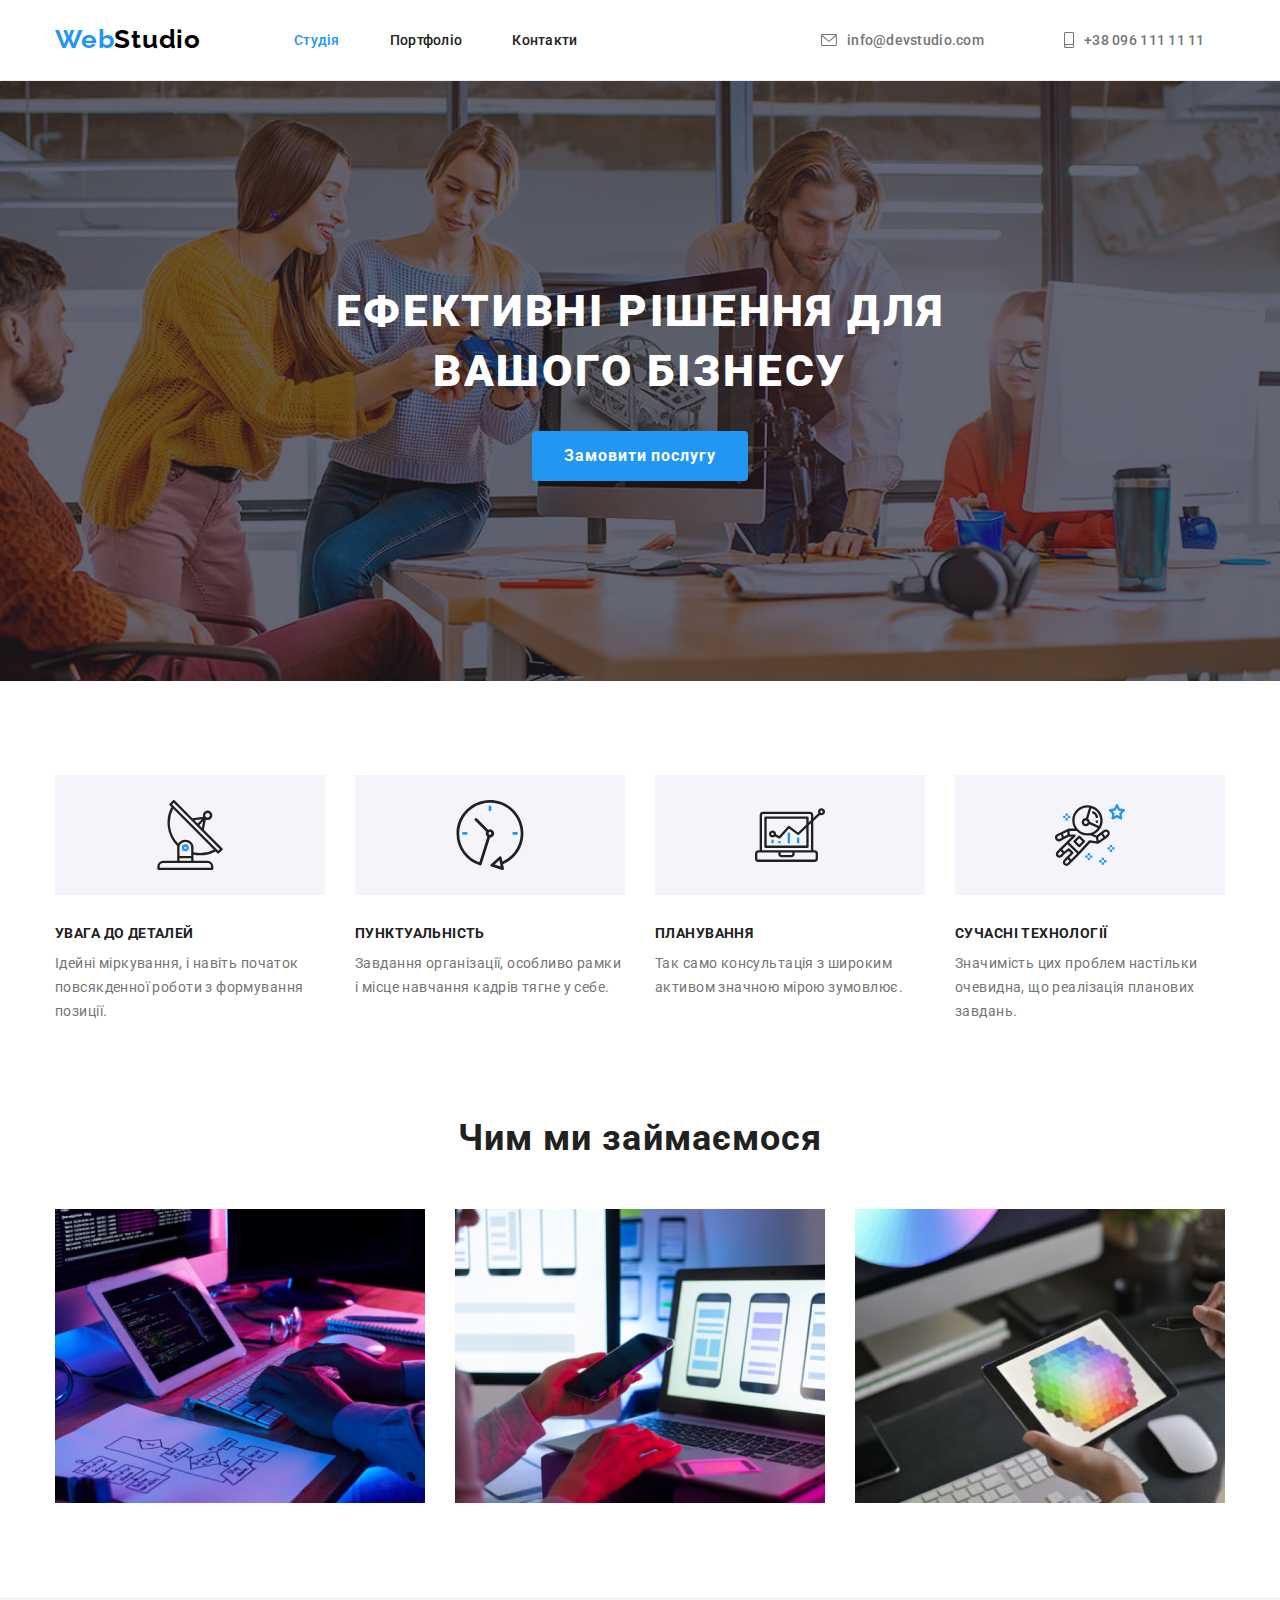
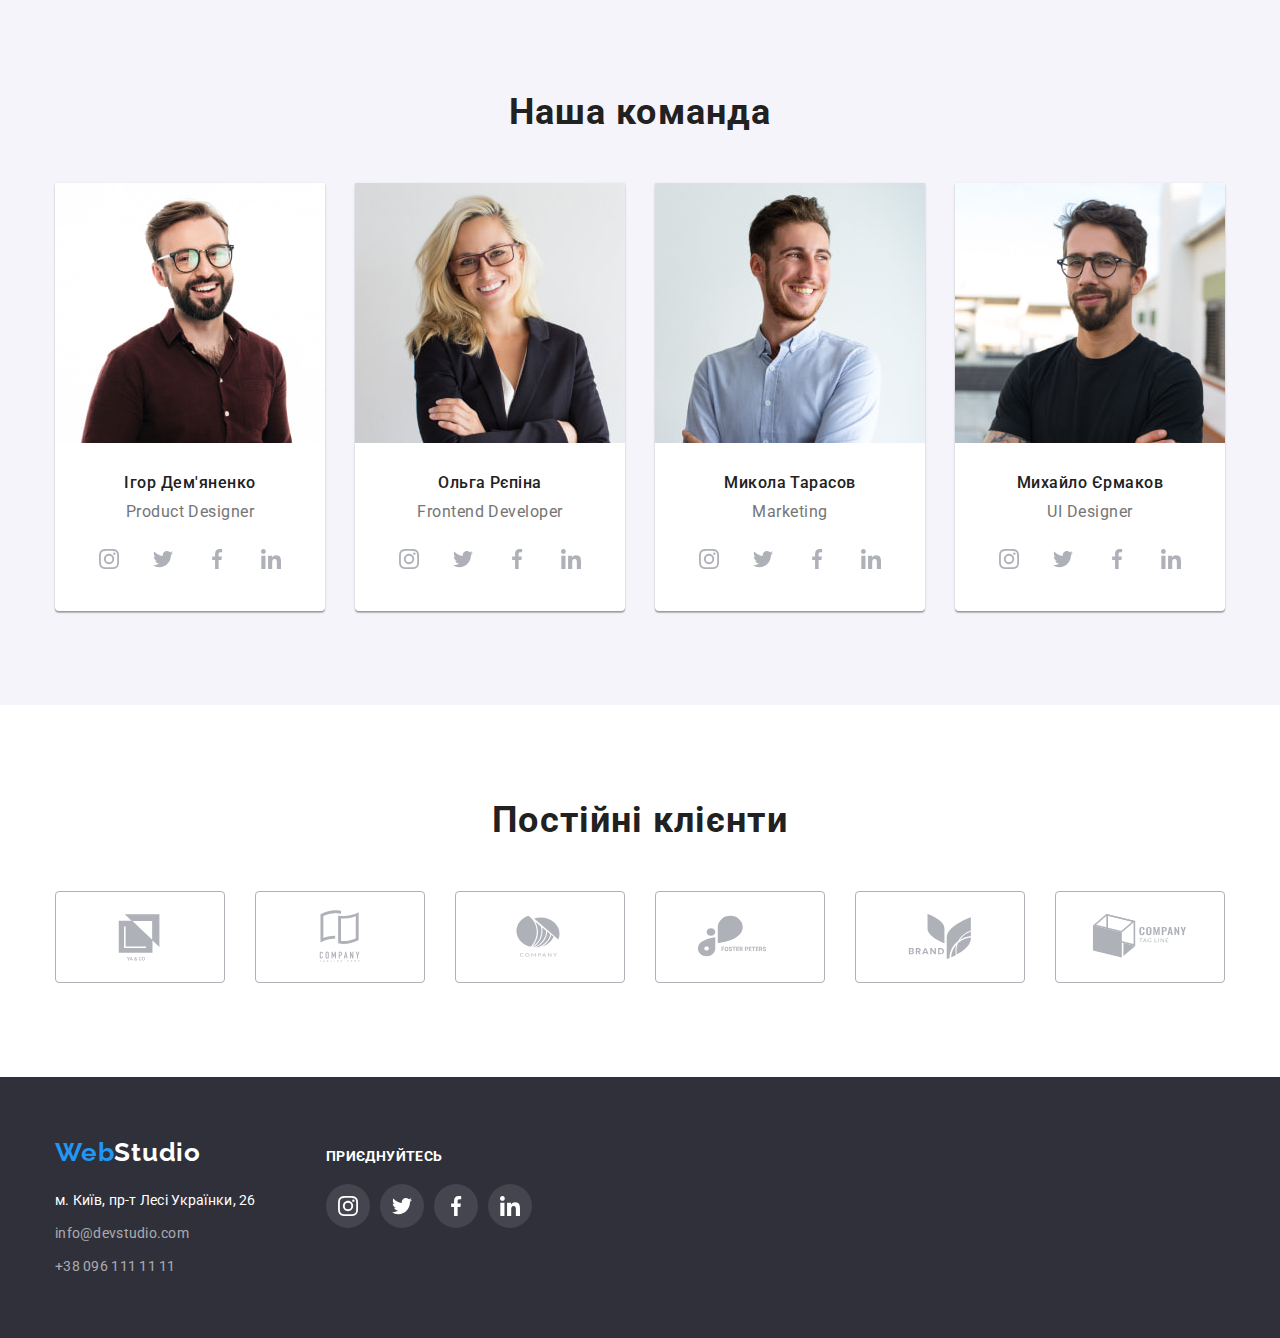
<file: index.html>
<!DOCTYPE html>
<html lang="uk">
  <head>
    <meta charset="UTF-8" />
    <meta http-equiv="X-UA-Compatible" content="IE=edge" />
    <meta name="viewport" content="width=device-width, initial-scale=1.0" />
    <!--Favicon-->
    <link
      rel="apple-touch-icon"
      sizes="120x120"
      href="./images/favicon/apple-touch-icon.png"
    />
    <link
      rel="icon"
      type="image/png"
      sizes="32x32"
      href="./images/favicon/favicon-32x32.png"
    />
    <link
      rel="icon"
      type="image/png"
      sizes="16x16"
      href="./images/favicon/favicon-16x16.png"
    />
    <link rel="manifest" href="./images/favicon/site.webmanifest" />
    <link
      rel="mask-icon"
      href="./images/favicon/safari-pinned-tab.svg"
      color="#5bbad5"
    />
    <meta name="msapplication-TileColor" content="#da532c" />
    <meta name="theme-color" content="#ffffff" />
    <!--Favicon ends-->
    <title>WebStudio</title>
    <link rel="preconnect" href="https://fonts.googleapis.com" />
    <link rel="preconnect" href="https://fonts.gstatic.com" crossorigin />
    <link
      href="https://fonts.googleapis.com/css2?family=Raleway:wght@700&family=Roboto:wght@400;500;700;900&display=swap"
      rel="stylesheet"
    />
    <!-- Modern-normalize -->
    <link
      rel="stylesheet"
      href="https://cdnjs.cloudflare.com/ajax/libs/modern-normalize/1.1.0/modern-normalize.min.css"
    />
    <!-- Styles -->
    <link rel="stylesheet" href="./css/styles.css" />
  </head>
  <body>
    <header class="header">
      <div class="container header-container">
        <nav class="site-nav">
          <a class="link logo" href="./index.html" lang="en"
            ><span class="logo-wrap">Web</span>Studio</a
          >
          <ul class="list">
            <li class="list-item">
              <a class="link main-nav current" href="./index.html">Студія</a>
            </li>
            <li class="list-item">
              <a class="link main-nav" href="./portfolio.html">Портфоліо</a>
            </li>
            <li class="list-item">
              <a class="link main-nav" href="#">Контакти</a>
            </li>
          </ul>
        </nav>
        <ul class="list list-contact">
          <li class="list-item">
            <a class="link link-contact" href="mailto:info@devstudio.com">
              <svg class="header-icon" width="16" height="12">
                <use href="./images/icons.svg#envelope"></use>
              </svg>
              info@devstudio.com</a
            >
          </li>
          <li class="list-item">
            <a class="link link-contact" href="tel:+380961111111">
              <svg class="header-icon" width="10" height="16">
                <use href="./images/icons.svg#smartphone"></use></svg
              >+38 096 111 11 11</a
            >
          </li>
        </ul>
      </div>
    </header>
    <main>
      <section class="hero-section">
        <div class="container">
          <h1 class="title">Ефективні рішення для вашого бізнесу</h1>
          <button class="btn-service" type="button">Замовити послугу</button>
        </div>
      </section>
      <section class="features">
        <div class="container">
          <h2 class="visually-hidden">Наші переваги</h2>
          <ul class="list features-list">
            <li class="list-item features-item">
              <div class="features-icon">
                <svg class="icon" width="70" height="70">
                  <use href="./images/icons.svg#antenna"></use>
                </svg>
              </div>
              <h3 class="subtitle-feature">Увага до деталей</h3>
              <p class="description-feature">
                Ідейні міркування, і навіть початок повсякденної роботи з
                формування позиції.
              </p>
            </li>
            <li class="list-item features-item">
              <div class="features-icon">
                <svg class="icon" width="70" height="70">
                  <use href="./images/icons.svg#clock"></use>
                </svg>
              </div>
              <h3 class="subtitle-feature">Пунктуальність</h3>
              <p class="description-feature">
                Завдання організації, особливо рамки і місце навчання кадрів
                тягне у себе.
              </p>
            </li>
            <li class="list-item features-item">
              <div class="features-icon">
                <svg class="icon" width="70" height="70">
                  <use href="./images/icons.svg#diagram"></use>
                </svg>
              </div>
              <h3 class="subtitle-feature">Планування</h3>
              <p class="description-feature">
                Так само консультація з широким активом значною мірою зумовлює.
              </p>
            </li>
            <li class="list-item features-item">
              <div class="features-icon">
                <svg class="icon" width="70" height="70">
                  <use href="./images/icons.svg#astronaut"></use>
                </svg>
              </div>
              <h3 class="subtitle-feature">Сучасні технології</h3>
              <p class="description-feature">
                Значимість цих проблем настільки очевидна, що реалізація
                планових завдань.
              </p>
            </li>
          </ul>
        </div>
      </section>
      <section class="what-we-do">
        <div class="container">
          <h2 class="section-title">Чим ми займаємося</h2>
          <ul class="list">
            <li class="list-item">
              <img
                src="./images/box1.jpg"
                alt="Руки на клавітурі"
                width="370"
                height="294"
              />
            </li>
            <li class="list-item">
              <img
                src="./images/box2.jpg"
                alt="Семантична розмітка контенту на екрані телефона"
                width="370"
                height="294"
              />
            </li>
            <li class="list-item">
              <img
                src="./images/box3.jpg"
                alt="Кругова палітра кольорів"
                width="370"
                height="294"
              />
            </li>
          </ul>
        </div>
      </section>
      <section class="team-section">
        <div class="container">
          <h2 class="section-title">Наша команда</h2>
          <ul class="list">
            <li class="list-item card">
              <img
                src="./images/team1.jpg"
                alt="Ігор Дем'яненко"
                width="270"
                height="260"
              />
              <div class="card-content">
                <h3 class="team-member-name">Ігор Дем'яненко</h3>
                <p class="job-position" lang="en">Product Designer</p>
                <ul class="list social-list">
                  <li class="social-item">
                    <a class="social-link" href="#">
                      <svg class="social-icon" width="20" height="20">
                        <use href="./images/icons.svg#instagram"></use>
                      </svg>
                    </a>
                  </li>
                  <li class="social-item">
                    <a class="social-link" href="#">
                      <svg class="social-icon" width="20" height="20">
                        <use href="./images/icons.svg#twitter"></use>
                      </svg>
                    </a>
                  </li>
                  <li class="social-item">
                    <a class="social-link" href="#">
                      <svg class="social-icon" width="20" height="20">
                        <use href="./images/icons.svg#facebook"></use>
                      </svg>
                    </a>
                  </li>
                  <li class="social-item">
                    <a class="social-link" href="#">
                      <svg class="social-icon" width="20" height="20">
                        <use href="./images/icons.svg#linkedin"></use>
                      </svg>
                    </a>
                  </li>
                </ul>
              </div>
            </li>
            <li class="list-item card">
              <img
                src="./images/team2.jpg"
                alt="Ольга Рєпіна"
                width="270"
                height="260"
              />
              <div class="card-content">
                <h3 class="team-member-name">Ольга Рєпіна</h3>
                <p class="job-position" lang="en">Frontend Developer</p>
                <ul class="list social-list">
                  <li class="social-item">
                    <a class="social-link" href="#">
                      <svg class="social-icon" width="20" height="20">
                        <use href="./images/icons.svg#instagram"></use>
                      </svg>
                    </a>
                  </li>
                  <li class="social-item">
                    <a class="social-link" href="#">
                      <svg class="social-icon" width="20" height="20">
                        <use href="./images/icons.svg#twitter"></use>
                      </svg>
                    </a>
                  </li>
                  <li class="social-item">
                    <a class="social-link" href="#">
                      <svg class="social-icon" width="20" height="20">
                        <use href="./images/icons.svg#facebook"></use>
                      </svg>
                    </a>
                  </li>
                  <li class="social-item">
                    <a class="social-link" href="#">
                      <svg class="social-icon" width="20" height="20">
                        <use href="./images/icons.svg#linkedin"></use>
                      </svg>
                    </a>
                  </li>
                </ul>
              </div>
            </li>
            <li class="list-item card">
              <img
                src="./images/team3.jpg"
                alt="Микола Тарасов"
                width="270"
                height="260"
              />
              <div class="card-content">
                <h3 class="team-member-name">Микола Тарасов</h3>
                <p class="job-position" lang="en">Marketing</p>
                <ul class="list social-list">
                  <li class="social-item">
                    <a class="social-link" href="#">
                      <svg class="social-icon" width="20" height="20">
                        <use href="./images/icons.svg#instagram"></use>
                      </svg>
                    </a>
                  </li>
                  <li class="social-item">
                    <a class="social-link" href="#">
                      <svg class="social-icon" width="20" height="20">
                        <use href="./images/icons.svg#twitter"></use>
                      </svg>
                    </a>
                  </li>
                  <li class="social-item">
                    <a class="social-link" href="#">
                      <svg class="social-icon" width="20" height="20">
                        <use href="./images/icons.svg#facebook"></use>
                      </svg>
                    </a>
                  </li>
                  <li class="social-item">
                    <a class="social-link" href="#">
                      <svg class="social-icon" width="20" height="20">
                        <use href="./images/icons.svg#linkedin"></use>
                      </svg>
                    </a>
                  </li>
                </ul>
              </div>
            </li>
            <li class="list-item card">
              <img
                src="./images/team4.jpg"
                alt="Михайло Єрмаков"
                width="270"
                height="260"
              />
              <div class="card-content">
                <h3 class="team-member-name">Михайло Єрмаков</h3>
                <p class="job-position" lang="en">UI Designer</p>
                <ul class="list social-list">
                  <li class="social-item">
                    <a class="social-link" href="#">
                      <svg class="social-icon" width="20" height="20">
                        <use href="./images/icons.svg#instagram"></use>
                      </svg>
                    </a>
                  </li>
                  <li class="social-item">
                    <a class="social-link" href="#">
                      <svg class="social-icon" width="20" height="20">
                        <use href="./images/icons.svg#twitter"></use>
                      </svg>
                    </a>
                  </li>
                  <li class="social-item">
                    <a class="social-link" href="#">
                      <svg class="social-icon" width="20" height="20">
                        <use href="./images/icons.svg#facebook"></use>
                      </svg>
                    </a>
                  </li>
                  <li class="social-item">
                    <a class="social-link" href="#">
                      <svg class="social-icon" width="20" height="20">
                        <use href="./images/icons.svg#linkedin"></use>
                      </svg>
                    </a>
                  </li>
                </ul>
              </div>
            </li>
          </ul>
        </div>
      </section>
      <section class="clients">
        <div class="container">
          <h2 class="section-title">Постійні клієнти</h2>
          <ul class="list clients-list">
            <li class="client-item">
              <a class="client-link" href="#">
                <svg class="client-icon" width="106" height="60">
                  <use href="./images/icons.svg#client-logo1"></use>
                </svg>
              </a>
            </li>
            <li class="client-item">
              <a class="client-link" href="#">
                <svg class="client-icon" width="106" height="60">
                  <use href="./images/icons.svg#client-logo2"></use>
                </svg>
              </a>
            </li>
            <li class="client-item">
              <a class="client-link" href="#">
                <svg class="client-icon" width="106" height="60">
                  <use href="./images/icons.svg#client-logo3"></use>
                </svg>
              </a>
            </li>
            <li class="client-item">
              <a class="client-link" href="#">
                <svg class="client-icon" width="106" height="60">
                  <use href="./images/icons.svg#client-logo4"></use>
                </svg>
              </a>
            </li>
            <li class="client-item">
              <a class="client-link" href="#">
                <svg class="client-icon" width="106" height="60">
                  <use href="./images/icons.svg#client-logo5"></use>
                </svg>
              </a>
            </li>
            <li class="client-item">
              <a class="client-link" href="#">
                <svg class="client-icon" width="106" height="60">
                  <use href="./images/icons.svg#client-logo6"></use>
                </svg>
              </a>
            </li>
          </ul>
        </div>
      </section>
    </main>
    <footer class="footer">
      <div class="container footer-container">
        <div>
          <a class="link logo logo-footer" href="./index.html" lang="en"
            ><span class="logo-wrap">Web</span
            ><span class="logo-wrap-footer">Studio</span></a
          >
          <address class="address">
            <ul class="list">
              <li class="list-item">
                <a
                  class="link link-address-footer"
                  href="https://goo.gl/maps/8BweSNwP1uSrpVsL9"
                  target="_blank"
                  rel="noopener noreferrer nofollow"
                  >м. Київ, пр-т Лесі Українки, 26</a
                >
              </li>
              <li class="list-item">
                <a
                  class="link link-contact-footer"
                  href="mailto:info@devstudio.com"
                  >info@devstudio.com</a
                >
              </li>
              <li class="list-item">
                <a class="link link-contact-footer" href="tel:+380961111111"
                  >+38 096 111 11 11</a
                >
              </li>
            </ul>
          </address>
        </div>
        <div class="join">
          <p class="text-join">Приєднуйтесь</p>
          <ul class="list social-list-footer">
            <li class="social-item-footer">
              <a class="social-link-footer" href="#">
                <svg class="social-icon-footer" width="20" height="20">
                  <use href="./images/icons.svg#instagram"></use>
                </svg>
              </a>
            </li>
            <li class="social-item-footer">
              <a class="social-link-footer" href="#">
                <svg class="social-icon-footer" width="20" height="20">
                  <use href="./images/icons.svg#twitter"></use>
                </svg>
              </a>
            </li>
            <li class="social-item-footer">
              <a class="social-link-footer" href="#">
                <svg class="social-icon-footer" width="20" height="20">
                  <use href="./images/icons.svg#facebook"></use>
                </svg>
              </a>
            </li>
            <li class="social-item-footer">
              <a class="social-link-footer" href="#">
                <svg class="social-icon-footer" width="20" height="20">
                  <use href="./images/icons.svg#linkedin"></use>
                </svg>
              </a>
            </li>
          </ul>
        </div>
      </div>
    </footer>
  </body>
</html>
</file>
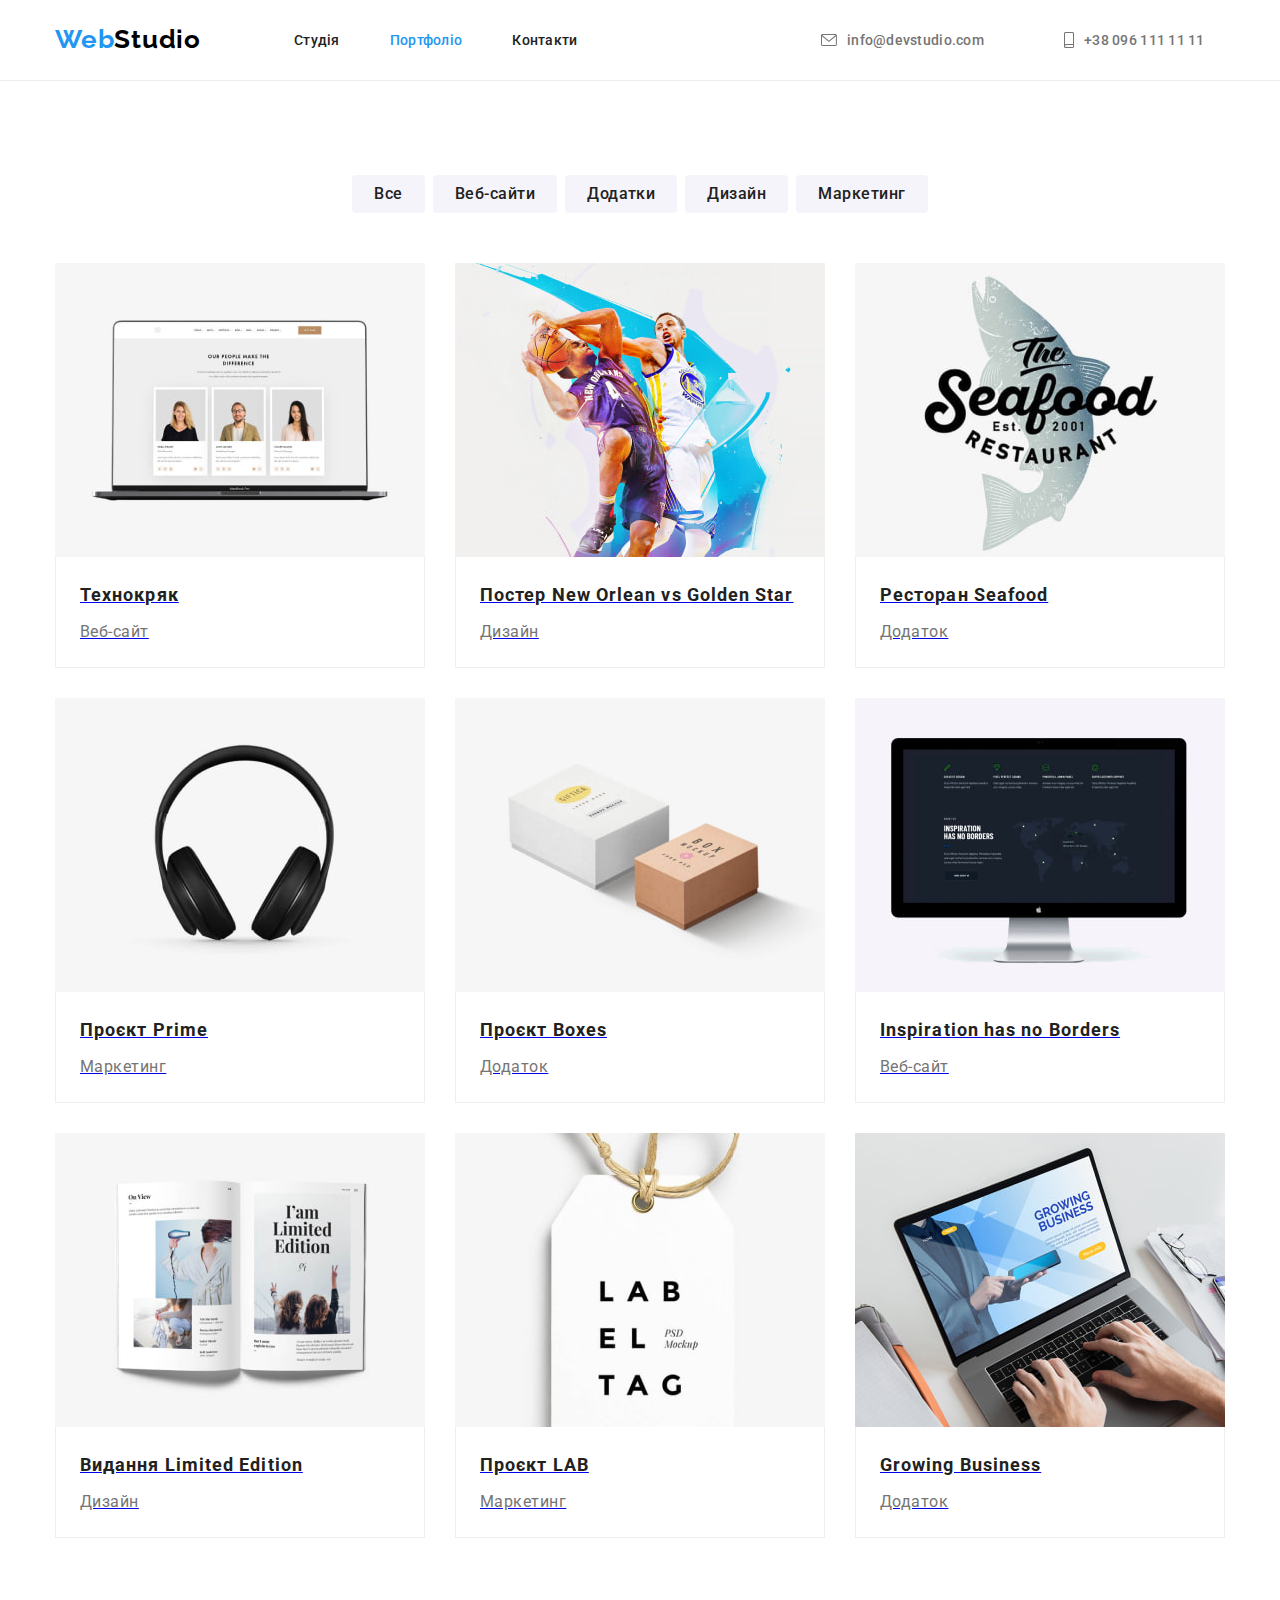
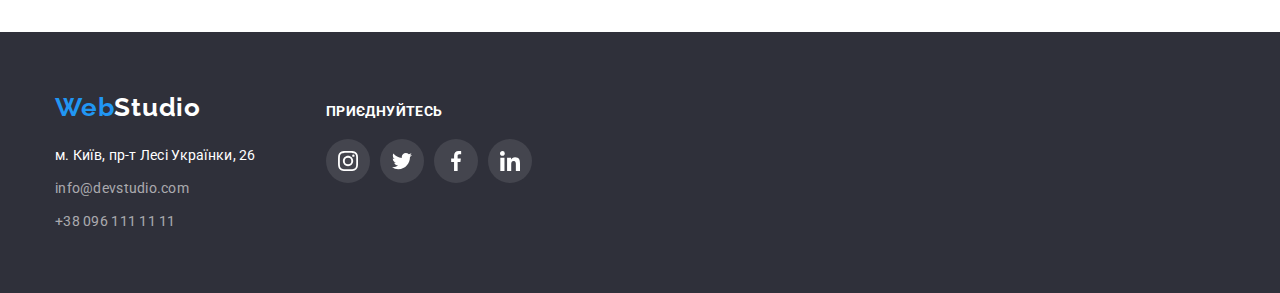
<file: portfolio.html>
<!DOCTYPE html>
<html lang="uk">
  <head>
    <meta charset="UTF-8" />
    <meta http-equiv="X-UA-Compatible" content="IE=edge" />
    <meta name="viewport" content="width=device-width, initial-scale=1.0" />
    <!--Favicon-->
    <link
      rel="apple-touch-icon"
      sizes="120x120"
      href="./images/favicon/apple-touch-icon.png"
    />
    <link
      rel="icon"
      type="image/png"
      sizes="32x32"
      href="./images/favicon/favicon-32x32.png"
    />
    <link
      rel="icon"
      type="image/png"
      sizes="16x16"
      href="./images/favicon/favicon-16x16.png"
    />
    <link rel="manifest" href="./images/favicon/site.webmanifest" />
    <link
      rel="mask-icon"
      href="./images/favicon/safari-pinned-tab.svg"
      color="#5bbad5"
    />
    <meta name="msapplication-TileColor" content="#da532c" />
    <meta name="theme-color" content="#ffffff" />
    <!--Favicon ends-->
    <title>WebStudio</title>
    <link rel="preconnect" href="https://fonts.googleapis.com" />
    <link rel="preconnect" href="https://fonts.gstatic.com" crossorigin />
    <link
      href="https://fonts.googleapis.com/css2?family=Raleway:wght@700&family=Roboto:wght@400;500;700;900&display=swap"
      rel="stylesheet"
    />
    <!-- Modern-normalize -->
    <link
      rel="stylesheet"
      href="https://cdnjs.cloudflare.com/ajax/libs/modern-normalize/1.1.0/modern-normalize.min.css"
    />
    <link rel="stylesheet" href="./css/styles.css" />
  </head>
  <body>
    <header class="header">
      <div class="container header-container">
        <nav class="site-nav">
          <a class="link logo" href="./index.html" lang="en"
            ><span class="logo-wrap">Web</span>Studio</a
          >
          <ul class="list">
            <li class="list-item">
              <a class="link main-nav" href="./index.html">Студія</a>
            </li>
            <li class="list-item">
              <a class="link main-nav current" href="./portfolio.html"
                >Портфоліо</a
              >
            </li>
            <li class="list-item">
              <a class="link main-nav" href="#">Контакти</a>
            </li>
          </ul>
        </nav>
        <ul class="list list-contact">
          <li class="list-item">
            <a class="link link-contact" href="mailto:info@devstudio.com">
              <svg class="header-icon" width="16" height="12">
                <use href="./images/icons.svg#envelope"></use>
              </svg>
              info@devstudio.com</a
            >
          </li>
          <li class="list-item">
            <a class="link link-contact" href="tel:+380961111111"
              ><svg class="header-icon" width="10" height="16">
                <use href="./images/icons.svg#smartphone"></use></svg
              >+38 096 111 11 11</a
            >
          </li>
        </ul>
      </div>
    </header>
    <main>
      <section class="projects">
        <div class="container">
          <h1 class="visually-hidden">Наші проєкти</h1>
          <ul class="list list-btn">
            <li class="list-item">
              <button class="btn-projects" type="button">Все</button>
            </li>
            <li class="list-item">
              <button class="btn-projects" type="button">Веб-сайти</button>
            </li>
            <li class="list-item">
              <button class="btn-projects" type="button">Додатки</button>
            </li>
            <li class="list-item">
              <button class="btn-projects" type="button">Дизайн</button>
            </li>
            <li class="list-item">
              <button class="btn-projects" type="button">Маркетинг</button>
            </li>
          </ul>
          <ul class="list card-set">
            <li class="project-card">
              <a href="#" class="project-link"
                ><img
                  src="./images/portfolio/website-techno.jpg"
                  alt="Веб-сайт Технокряк"
                  width="370"
                  height="294"
                />
                <div class="project-content">
                  <h2 class="title-project">Технокряк</h2>
                  <p class="type-project">Веб-сайт</p>
                </div></a
              >
            </li>
            <li class="project-card">
              <a href="#" class="project-link"
                ><img
                  src="./images/portfolio/poster.jpg"
                  alt="Постер з двома баскетболістами"
                  width="370"
                  height="294"
                />
                <div class="project-content">
                  <h2 class="title-project">
                    Постер New Orlean vs Golden Star
                  </h2>
                  <p class="type-project">Дизайн</p>
                </div></a
              >
            </li>
            <li class="project-card">
              <a href="#" class="project-link"
                ><img
                  src="./images/portfolio/logo-restaurant.jpg"
                  alt="Лого ресторану з  рибою"
                  width="370"
                  height="294"
                />
                <div class="project-content">
                  <h2 class="title-project">Ресторан Seafood</h2>
                  <p class="type-project">Додаток</p>
                </div></a
              >
            </li>
            <li class="project-card">
              <a href="#" class="project-link"
                ><img
                  src="./images/portfolio/project-prime.jpg"
                  alt="Навушники"
                  width="370"
                  height="294"
                />
                <div class="project-content">
                  <h2 class="title-project">Проєкт Prime</h2>
                  <p class="type-project">Маркетинг</p>
                </div></a
              >
            </li>
            <li class="project-card">
              <a href="#" class="project-link"
                ><img
                  src="./images/portfolio/project-boxes.jpg"
                  alt="Дві коробки"
                  width="370"
                  height="294"
                />
                <div class="project-content">
                  <h2 class="title-project">Проєкт Boxes</h2>
                  <p class="type-project">Додаток</p>
                </div></a
              >
            </li>
            <li class="project-card">
              <a href="#" class="project-link"
                ><img
                  src="./images/portfolio/website-inspiration.jpg"
                  alt="Веб-сайт Inspiration has no Borders"
                  width="370"
                  height="294"
                />
                <div class="project-content">
                  <h2 class="title-project">Inspiration has no Borders</h2>
                  <p class="type-project">Веб-сайт</p>
                </div></a
              >
            </li>
            <li class="project-card">
              <a href="#" class="project-link"
                ><img
                  src="./images/portfolio/magazine.jpg"
                  alt="Журнал"
                  width="370"
                  height="294"
                />
                <div class="project-content">
                  <h2 class="title-project">Видання Limited Edition</h2>
                  <p class="type-project">Дизайн</p>
                </div></a
              >
            </li>
            <li class="project-card">
              <a href="#" class="project-link"
                ><img
                  src="./images/portfolio/label-tag.jpg"
                  alt="Етикетка"
                  width="370"
                  height="294"
                />
                <div class="project-content">
                  <h2 class="title-project">Проєкт LAB</h2>
                  <p class="type-project">Маркетинг</p>
                </div></a
              >
            </li>
            <li class="project-card">
              <a href="#" class="project-link"
                ><img
                  src="./images/portfolio/growing-business.jpg"
                  alt="Додаток Growing Business"
                  width="370"
                  height="294"
                />
                <div class="project-content">
                  <h2 class="title-project">Growing Business</h2>
                  <p class="type-project">Додаток</p>
                </div></a
              >
            </li>
          </ul>
        </div>
      </section>
    </main>
    <footer class="footer">
      <div class="container footer-container">
        <div>
          <a class="link logo logo-footer" href="./index.html" lang="en"
            ><span class="logo-wrap">Web</span
            ><span class="logo-wrap-footer">Studio</span></a
          >
          <address class="address">
            <ul class="list">
              <li class="list-item">
                <a
                  class="link link-address-footer"
                  href="https://goo.gl/maps/8BweSNwP1uSrpVsL9"
                  target="_blank"
                  rel="noopener noreferrer nofollow"
                  >м. Київ, пр-т Лесі Українки, 26</a
                >
              </li>
              <li class="list-item">
                <a
                  class="link link-contact-footer"
                  href="mailto:info@devstudio.com"
                  >info@devstudio.com</a
                >
              </li>
              <li class="list-item">
                <a class="link link-contact-footer" href="tel:+380961111111"
                  >+38 096 111 11 11</a
                >
              </li>
            </ul>
          </address>
        </div>
        <div class="join">
          <p class="text-join">Приєднуйтесь</p>
          <ul class="list social-list-footer">
            <li class="social-item-footer">
              <a class="social-link-footer" href="#">
                <svg class="social-icon-footer" width="20" height="20">
                  <use href="./images/icons.svg#instagram"></use>
                </svg>
              </a>
            </li>
            <li class="social-item-footer">
              <a class="social-link-footer" href="#">
                <svg class="social-icon-footer" width="20" height="20">
                  <use href="./images/icons.svg#twitter"></use>
                </svg>
              </a>
            </li>
            <li class="social-item-footer">
              <a class="social-link-footer" href="#">
                <svg class="social-icon-footer" width="20" height="20">
                  <use href="./images/icons.svg#facebook"></use>
                </svg>
              </a>
            </li>
            <li class="social-item-footer">
              <a class="social-link-footer" href="#">
                <svg class="social-icon-footer" width="20" height="20">
                  <use href="./images/icons.svg#linkedin"></use>
                </svg>
              </a>
            </li>
          </ul>
        </div>
      </div>
    </footer>
  </body>
</html>
</file>
<file: css/styles.css>
:root {
  --main-color-background: #2f303a;
  --hero-background-image: rgba(47, 48, 58, 0.4);
  --accent-color: #2196f3;
  --btn-active-color: #188ce8;
  --main-color-font: #212121;
  --secondary-color-font: #757575;
  --grey-icon-color: #afb1b8;
  --white-color: #ffffff;
  --black-color: #000000;
  --grey-background-color: #f5f4fa;
  --grey-stroke-color: #ececec;
  --projects-cards-color: #eeeeee;
  --grey-bg-icon: rgba(255, 255, 255, 0.1);
  --grey-txt-color-60: rgba(255, 255, 255, 0.6);
  --background-overlay: rgba(47, 48, 58, 0.4);
  --main-font: "Roboto", sans-serif;
  --logo-font: "Raleway", sans-serif;
  --main-font-size: 14px;
  --secondary-font-size: 16px;
  --padding-in-section: 94px;
  --team-card-shadow: 0px 1px 3px rgba(0, 0, 0, 0.12),
    0px 1px 1px rgba(0, 0, 0, 0.14), 0px 2px 1px rgba(0, 0, 0, 0.2);
}

body {
  color: var(--main-color-font);
  background-color: var(--white-color);
  font-family: var(--main-font);
  font-size: var(--main-font-size);
}

/* reset */
h1,
h2,
h3,
h4,
h5,
h6,
p {
  margin: 0;
}
img {
  display: block;
  max-width: 100%;
  height: auto;
}
.list {
  list-style: none;
  padding: 0;
  margin: 0;
}
.link {
  text-decoration: none;
  color: inherit;
}

.container {
  width: 1200px;
  padding-left: 15px;
  padding-right: 15px;
  margin-right: auto;
  margin-left: auto;
}

/* index styles */
/* header */
.header {
  border-bottom: 1px solid var(--grey-stroke-color);
}
.header-container {
  display: flex;
}

.site-nav,
.site-nav .list {
  display: flex;
  justify-content: center;
}

.logo {
  display: block;
  padding-top: 24px;
  padding-bottom: 25px;
  margin-right: 93px;
  color: var(--black-color);
  font-weight: 700;
  font-size: 26px;
  line-height: calc(31 / 26);
  letter-spacing: 0.03em;
  font-family: var(--logo-font);
}
.logo-wrap {
  color: var(--accent-color);
}

.header .list-item + .list-item {
  margin-left: 50px;
}

.main-nav {
  display: block;
  padding-top: 32px;
  padding-bottom: 32px;
  font-weight: 500;
  line-height: calc(16 / 14);
  letter-spacing: 0.02em;
}
.main-nav:hover,
.main-nav:focus {
  color: var(--accent-color);
}
.current {
  color: var(--accent-color);
}

.list-contact {
  display: flex;
  margin-left: auto;
}
.list-contact {
  display: flex;
  align-items: center;
  justify-content: center;
  gap: 30px;
}
.list-contact .list-item {
  display: flex;
  min-width: 161px;
  min-height: 16px;
}

.link-contact {
  display: flex;
  align-items: center;
  gap: 10px;
  width: 100%;
  height: 100%;
  color: var(--secondary-color-font);
  font-weight: 500;
  line-height: calc(16 / 14);
  letter-spacing: 0.02em;
  padding-top: 32px;
  padding-bottom: 32px;
}
.link-contact:focus,
.link-contact:hover {
  color: var(--accent-color);
}
.link-contact:hover .header-icon,
.link-contact:focus .header-icon {
  fill: currentColor;
}
.header-icon {
  fill: var(--secondary-color-font);
}

/*  hero-section */
.hero-section {
  max-width: 1600px;
  margin-left: auto;
  margin-right: auto;
  padding-top: 200px;
  padding-bottom: 200px;
  background-color: var(--main-color-background);
  background-image: linear-gradient(
      var(--background-overlay),
      var(--background-overlay)
    ),
    url(../images/background-img.jpg);
  background-repeat: no-repeat;
  background-position: center;
  background-size: cover;
}

.title {
  margin-bottom: 30px;
  margin-right: auto;
  margin-left: auto;
  color: var(--white-color);
  width: 696px;
  font-weight: 900;
  font-size: 44px;
  line-height: calc(60 / 44);
  letter-spacing: 0.06em;
  text-align: center;
  text-transform: uppercase;
}

.btn-service {
  display: block;
  margin-right: auto;
  margin-left: auto;
  padding: 10px 32px;
  background-color: var(--accent-color);
  color: var(--white-color);
  text-align: center;
  font-family: var(--main-font);
  font-size: var(--secondary-font-size);
  line-height: calc(30 / 16);
  letter-spacing: 0.06em;
  font-weight: 700;
  cursor: pointer;
  border: none;
  border-radius: 4px;
}
.btn-service:focus,
.btn-service:hover {
  background-color: var(--btn-active-color);
}

/* features section */
.features {
  padding-top: var(--padding-in-section);
  padding-bottom: var(--padding-in-section);
}

.visually-hidden {
  overflow: hidden;
  margin: -1px;
  display: none;
  border: 0;
  padding: 0;
}

.features-list {
  display: flex;
  justify-content: center;
}
.features-item + .features-item {
  margin-left: 30px;
}
.features-item {
  flex-basis: calc((100% - 3 * 30px) / 4);
}

.features-icon {
  display: flex;
  align-items: center;
  justify-content: center;
  margin-bottom: 30px;
  background-color: var(--grey-background-color);
  width: 270px;
  height: 120px;
}

.subtitle-feature {
  margin-bottom: 10px;
  font-weight: 700;
  font-size: 14px;
  line-height: calc(16 / 14);
  text-transform: uppercase;
  letter-spacing: 0.03em;
}

.description-feature {
  color: var(--secondary-color-font);
  line-height: calc(24 / 14);
  letter-spacing: 0.03em;
}

/* what we do section */
.what-we-do {
  padding-bottom: var(--padding-in-section);
}
.section-title {
  margin-bottom: 50px;
  font-weight: 700;
  font-size: 36px;
  line-height: calc(42 / 36);
  letter-spacing: 0.03em;
  text-align: center;
}

.what-we-do .list {
  display: flex;
  justify-content: center;
}
.what-we-do .list-item + .list-item {
  margin-left: 30px;
}

/* team section */
.team-section {
  padding-top: var(--padding-in-section);
  padding-bottom: var(--padding-in-section);
  background-color: var(--grey-background-color);
}
.team-section .list {
  display: flex;
  justify-content: center;
}
.team-section .list-item + .list-item {
  margin-left: 30px;
}

.card {
  width: 270px;
  background-color: var(--white-color);
  box-shadow: var(--team-card-shadow);
  border-radius: 0px 0px 4px 4px;
}

.card-content {
  padding: 30px 32px;
}

.team-member-name {
  margin-bottom: 10px;
  font-weight: 500;
  font-size: var(--secondary-font-size);
  line-height: calc(19 / 16);
  text-align: center;
  letter-spacing: 0.03em;
}

.job-position {
  margin-bottom: 16px;
  color: var(--secondary-color-font);
  font-size: var(--secondary-font-size);
  line-height: calc(19 / 16);
  text-align: center;
  letter-spacing: 0.03em;
}

.social-list {
  display: flex;
  align-items: center;
  justify-content: center;
  gap: 10px;
}
.social-item {
  width: 44px;
  height: 44px;
}

.social-link {
  display: flex;
  align-items: center;
  justify-content: center;
  width: 100%;
  height: 100%;
  background-color: var(--white-color);
  border-radius: 50%;
}
.social-icon {
  fill: var(--grey-icon-color);
}
.social-link:hover,
.social-link:focus {
  background-color: var(--accent-color);
}
.social-link:hover .social-icon,
.social-link:focus .social-icon {
  fill: var(--white-color);
}

/* clients */
.clients {
  padding-top: 94px;
  padding-bottom: 94px;
}
.clients-list {
  display: flex;
  align-items: center;
  justify-content: center;
  gap: 30px;
}

.client-item {
  width: 170px;
  height: 92px;
}

.client-link {
  display: flex;
  align-items: center;
  justify-content: center;
  width: 100%;
  height: 100%;
  border: 1px solid var(--grey-icon-color);
  border-radius: 4px;
}
.client-link:hover .client-icon,
.client-link:focus .client-icon {
  fill: var(--accent-color);
}
.client-link:hover,
.client-link:focus {
  border: 1px solid var(--accent-color);
}
.client-icon {
  fill: var(--grey-icon-color);
}

/* footer */
.footer {
  padding-top: 60px;
  padding-bottom: 60px;
  background-color: var(--main-color-background);
}
.footer-container {
  display: flex;
  flex-wrap: wrap;
  align-items: baseline;
}
.logo-footer {
  margin-bottom: 20px;
  margin-right: 0;
  padding: 0;
}

.logo-wrap-footer {
  color: var(--white-color);
}

.address .list-item + .list-item {
  margin-top: 9px;
}
.link-address-footer {
  color: var(--white-color);
  font-style: normal;
  line-height: calc(24 / 14);
  letter-spacing: 0.02em;
}
.link-address-footer:focus,
.link-address-footer:hover {
  color: var(--accent-color);
}

.link-contact-footer {
  color: var(--grey-txt-color-60);
  font-style: normal;
  line-height: calc(24 / 14);
  letter-spacing: 0.02em;
}
.link-contact-footer:focus,
.link-contact-footer:hover {
  color: var(--accent-color);
}

.join {
  margin-left: 70px;
}
.text-join {
  margin-bottom: 20px;
  font-weight: 700;
  font-size: 14px;
  line-height: calc(16 / 14);
  letter-spacing: 0.03em;
  text-transform: uppercase;
  color: var(--white-color);
}
.social-list-footer {
  display: flex;
  gap: 10px;
}
.social-item-footer {
  width: 44px;
  height: 44px;
}
.social-link-footer {
  display: flex;
  align-items: center;
  justify-content: center;
  width: 100%;
  height: 100%;
  background-color: var(--grey-bg-icon);
  border-radius: 50%;
}
.social-icon-footer {
  fill: var(--white-color);
}
.social-link-footer:hover,
.social-link-footer:focus {
  background-color: var(--accent-color);
}

/* portfolio projects section */
.projects {
  padding-bottom: var(--padding-in-section);
  padding-top: var(--padding-in-section);
}

.btn-projects {
  padding: 6px 22px;
  background-color: var(--grey-background-color);
  color: var(--main-color-font);
  font-family: var(--main-font);
  font-weight: 500;
  font-size: var(--secondary-font-size);
  line-height: calc(26 / 16);
  letter-spacing: 0.03em;
  text-align: center;
  cursor: pointer;
  border-radius: 4px;
  border: none;
}
.btn-projects:focus,
.btn-projects:hover {
  background-color: var(--accent-color);
  color: var(--white-color);
  box-shadow: 0px 3px 1px rgba(0, 0, 0, 0.1), 0px 1px 2px rgba(0, 0, 0, 0.08),
    0px 2px 2px rgba(0, 0, 0, 0.12);
}

.list-btn {
  display: flex;
  justify-content: center;
  margin-bottom: 50px;
}

.projects .list-item + .list-item {
  margin-left: 8px;
}

/* projects card-set */

.card-set {
  display: flex;
  flex-wrap: wrap;
  gap: 30px;
}

/* .project-card {
flex-basis: calc((100% - 30px) / 3);} */
/* .project-card:not(:nth-child(3n + 3)) {
  margin-right: 30px;
}
.project-card:not(nth-last-child(-n+3)) {
  margin-bottom: 30px;
} */

.project-link {
  display: block;
}
.project-link:hover,
.project-link:focus {
  box-shadow: 0px 1px 1px rgba(0, 0, 0, 0.12), 0px 4px 4px rgba(0, 0, 0, 0.06),
    1px 4px 6px rgba(0, 0, 0, 0.16);
}

.project-content {
  padding: 20px 24px;
  border: 1px solid var(--projects-cards-color);
  border-top: 0;
}

.title-project {
  color: var(--main-color-font);
  font-weight: 700;
  font-size: 18px;
  line-height: calc(36 / 18);
  letter-spacing: 0.06em;
}

.type-project {
  margin-top: 4px;
  color: var(--secondary-color-font);
  font-size: var(--secondary-font-size);
  line-height: calc(30 / 16);
  letter-spacing: 0.03em;
}
</file>
